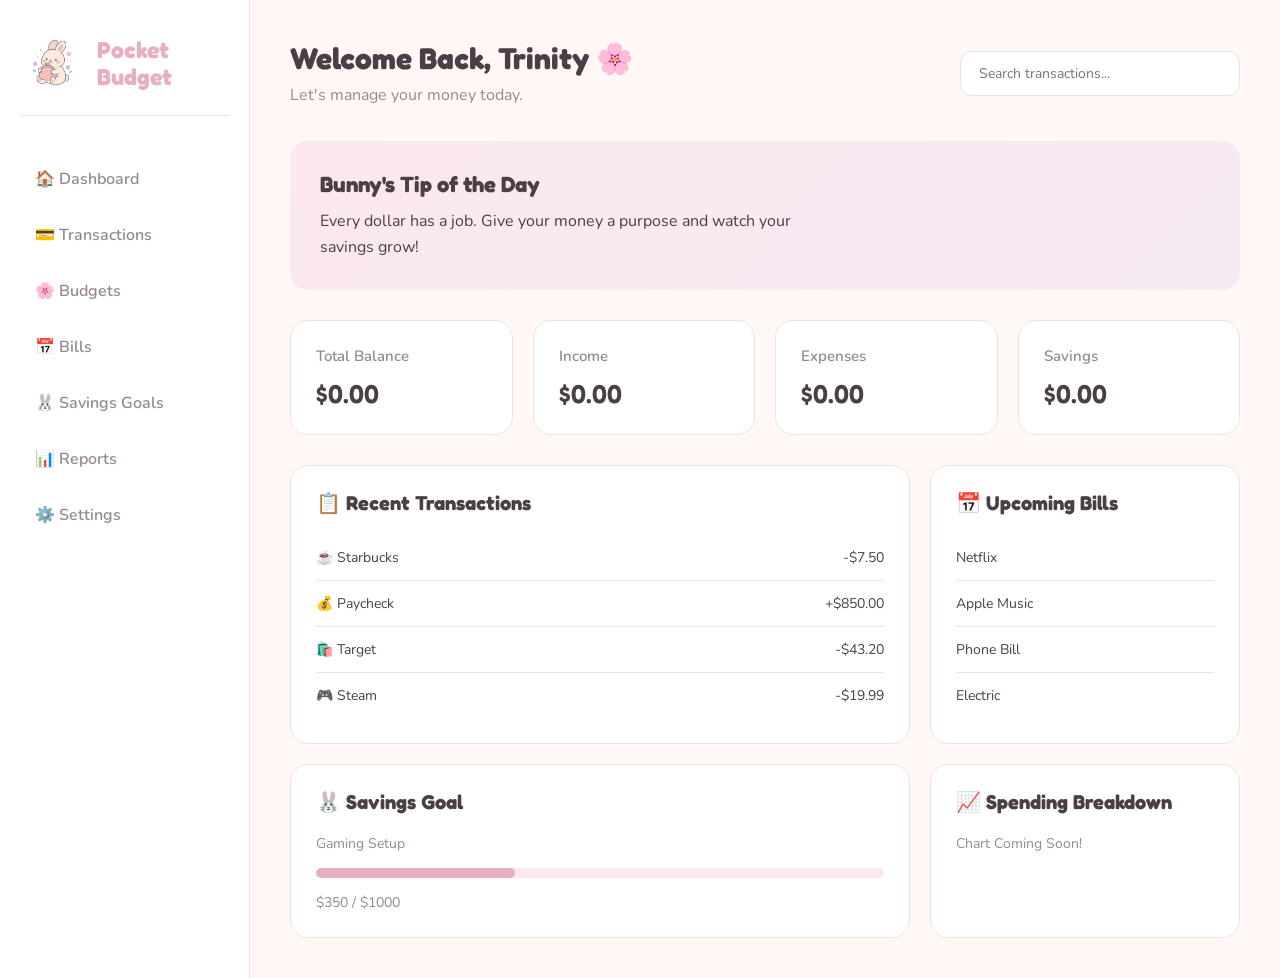
<file: index.html>
<!DOCTYPE html>
<html lang="en">

<head>

    <!-- Allows emojis and special characters -->
    <meta charset="UTF-8">

    <!-- Makes website responsive -->
    <meta name="viewport" content="width=device-width, initial-scale=1.0">

    <!-- Browser tab title -->
    <title>Pocket Budget</title>


    <!-- CSS -->
    <link rel="stylesheet" href="assets/css/dashboard.css">

    <!-- Google Fonts -->
    <link rel="preconnect" href="https://fonts.googleapis.com">
    <link rel="preconnect" href="https://fonts.gstatic.com" crossorigin>

    <link href="https://fonts.googleapis.com/css2?family=Fredoka:wght@300..700&family=Nunito:ital,wght@0,200..1000;1,200..1000&display=swap" rel="stylesheet">

</head>


<body>


<div class="container">


    <!-- SIDEBAR -->
    <aside class="sidebar">


        <div class="logo">
            <img src="assets/images/PocketBudgetLogo.png" alt="Pocket Budget Logo" class="logo-image">

            <h2> Pocket Budget </h2>
        </div>


        <nav>

            <a href="index.html">🏠 Dashboard</a>

            <a href="transaction.html">💳 Transactions</a>

            <a href="budgets.html">🌸 Budgets</a>

            <a href="bills.html">📅 Bills</a>

            <a href="goals.html">🐰 Savings Goals</a>

            <a href="report.html">📊 Reports</a>

            <a href="settings.html">⚙️ Settings</a>

        </nav>


    </aside>





    <!-- MAIN CONTENT -->
    <main class="main-content">


        <!-- HEADER -->
        <header class="dashboard-header">

            <div class="welcome">
                <h1>Welcome Back, Trinity 🌸 </h1>
                <p>Let's manage your money today.</p>
            </div>



            <!-- Search bar will be styled in Lesson 5 -->
            <div class="search">
                <input 
                type="text"
                placeholder="Search transactions...">

            </div>



        </header>





        <!-- Bunny Card will be added here -->
        <section class="mascot-card">
            <div class="mascot-text">
                <h2> Bunny's Tip of the Day  </h2>
                <p> Every dollar has a job. Give your money a purpose and watch your savings grow!</p>
            </div>
            <div class="bunny">
                <!-- Future bunny mascot -->
            
            </div>

            <!-- Future bunny mascot -->

        </section>

        <!-- MONEY CARDS -->
        <section class="cards">

            <div class="card">
                <h2> Total Balance </h2>
                <p>$0.00</p>
            </div>

            <div class="card">
                <h2> Income </h2>
                <p>$0.00</p>
            </div>

            <div class="card">
                <h2>Expenses </h2>
                <p> $0.00 </p>
            </div>

            <div class="card">
                <h2>Savings</h2>
                <p>$0.00 </p>
            </div>


        </section>


        <!-- DASHBOARD SECTIONS -->
        <section class="dashboard-grid">

             <!-- Transactions -->
            <div class="panel transaction">
                <h2>📋 Recent Transactions</h2>
                <ul>
                    <li>☕ Starbucks<span>-$7.50</span></li>
                    <li>💰 Paycheck<span>+$850.00</span></li>
                    <li>🛍️ Target<span>-$43.20</span></li>
                    <li>🎮 Steam<span>-$19.99 </span> </li>
                </ul>
            </div>

            <!-- Bills -->
            <div class="panel bills">
                <h2>📅 Upcoming Bills</h2>
                <ul>
                    <li>Netflix</li>
                    <li>Apple Music</li>
                    <li>Phone Bill</li>
                    <li>Electric</li>
                </ul>
            </div>

            <!-- Savings Goal -->
            <div class="panel goals">


                <h2>🐰 Savings Goal</h2>
                <p>  Gaming Setup</p>

                <div class="progress-bar">
                    <div class="progress">
                </div>
                    </div>

                <p>$350 / $1000 </p>
            </div>

            <!-- Chart -->
            <div class="panel chart">
                <h2>📈 Spending Breakdown</h2>
                <p>Chart Coming Soon!</p>


            </div>




        </section>



    </main>




</div>


</body>

</html>
</file>
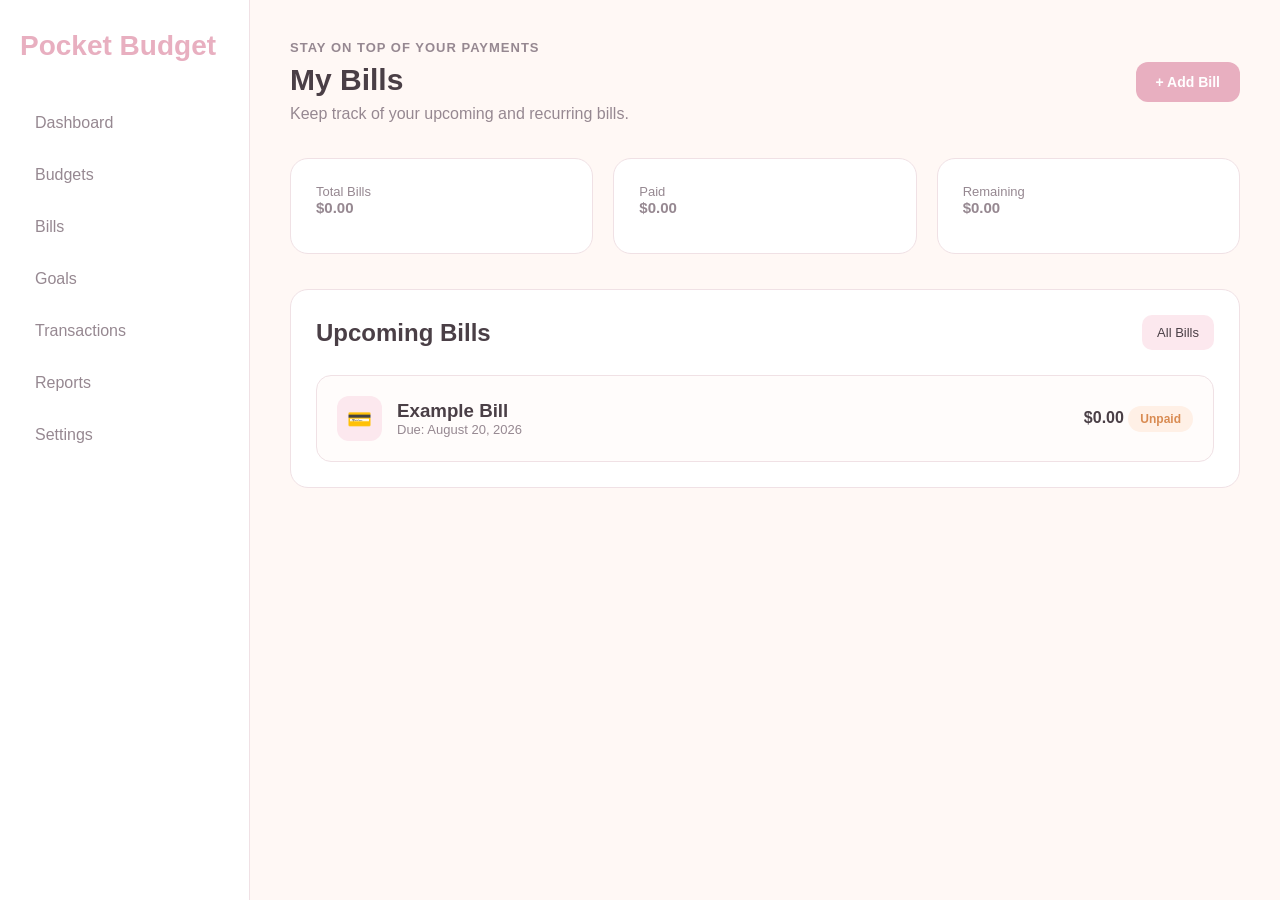
<file: bills.html>
<!DOCTYPE html>
<html lang="en">
<head>
    <meta charset="UTF-8">
    <meta name="viewport" content="width=device-width, initial-scale=1.0">

    <title> Bills | Pocket Budget</title>

    <link rel="stylesheet" href="assets/css/bills.css">

     <!-- Google Fonts -->
    <link rel="preconnect" href="https://fonts.googleapis.com">
    <link rel="preconnect" href="https://fonts.gstatic.com" crossorigin>

    <link href="https://fonts.googleapis.com/css2?family=Fredoka:wght@300..700&family=Nunito:ital,wght@0,200..1000;1,200..1000&display=swap" rel="stylesheet">
</head>

<body>
    <div class="app">

        <aside class="sidebar">
            <h1 class="logo"> Pocket Budget </h1>
            <nav class="sidebar-nav">
                <a href="index.html"> Dashboard</a>
                <a href="budgets.html"> Budgets</a>
                <a href="bills.html"> Bills</a>
                <a href="goals.html"> Goals</a>
                <a href="transaction.html"> Transactions</a>
                <a href="report.html"> Reports</a>
                <a href="settings.html"> Settings</a>
            </nav>
            
        </aside>

        <main class="main-content">
            <header class="page-header">
                <div>
                    <p class="eyebrow"> Stay on top of your payments </p>

                    <h2>My Bills</h2>
                    <p>Keep track of your upcoming and recurring bills. </p>
                </div>

                <button class="add-button">+ Add Bill </button>
            </header>

            <section class="bills-summary">
                <div class="summary-card">
                    <p>Total Bills </p>
                    <h3>$0.00</h3>
                </div>

                <div class="summary-card">
                    <p>Paid</p>
                    <h3>$0.00</h3>
                </div>

                <div class="summary-card">
                    <p>Remaining</p>
                    <h3>$0.00</h3>
                </div>
            </section>

            <section class="bills-section">
                <div class="section-header">
                    <h2>Upcoming Bills</h2>

                    <button class="filter-button">All Bills</button>
                </div>

                <div class="bills-list">
                    <article class="bill-card">
                        <div class="bill-icon">💳</div>

                        <div class="bill-info">
                            <h3>Example Bill</h3>
                            <p>Due: August 20, 2026</p>
                        </div>

                        <div class="bill-details">
                            <strong>$0.00</strong>
                            <span class="bill-status unpaid">
                                 Unpaid 
                            </span>
                        </div>
                    </article>
                </div>
            </section>
        </main>
    </div>

</body>

</html>
</file>
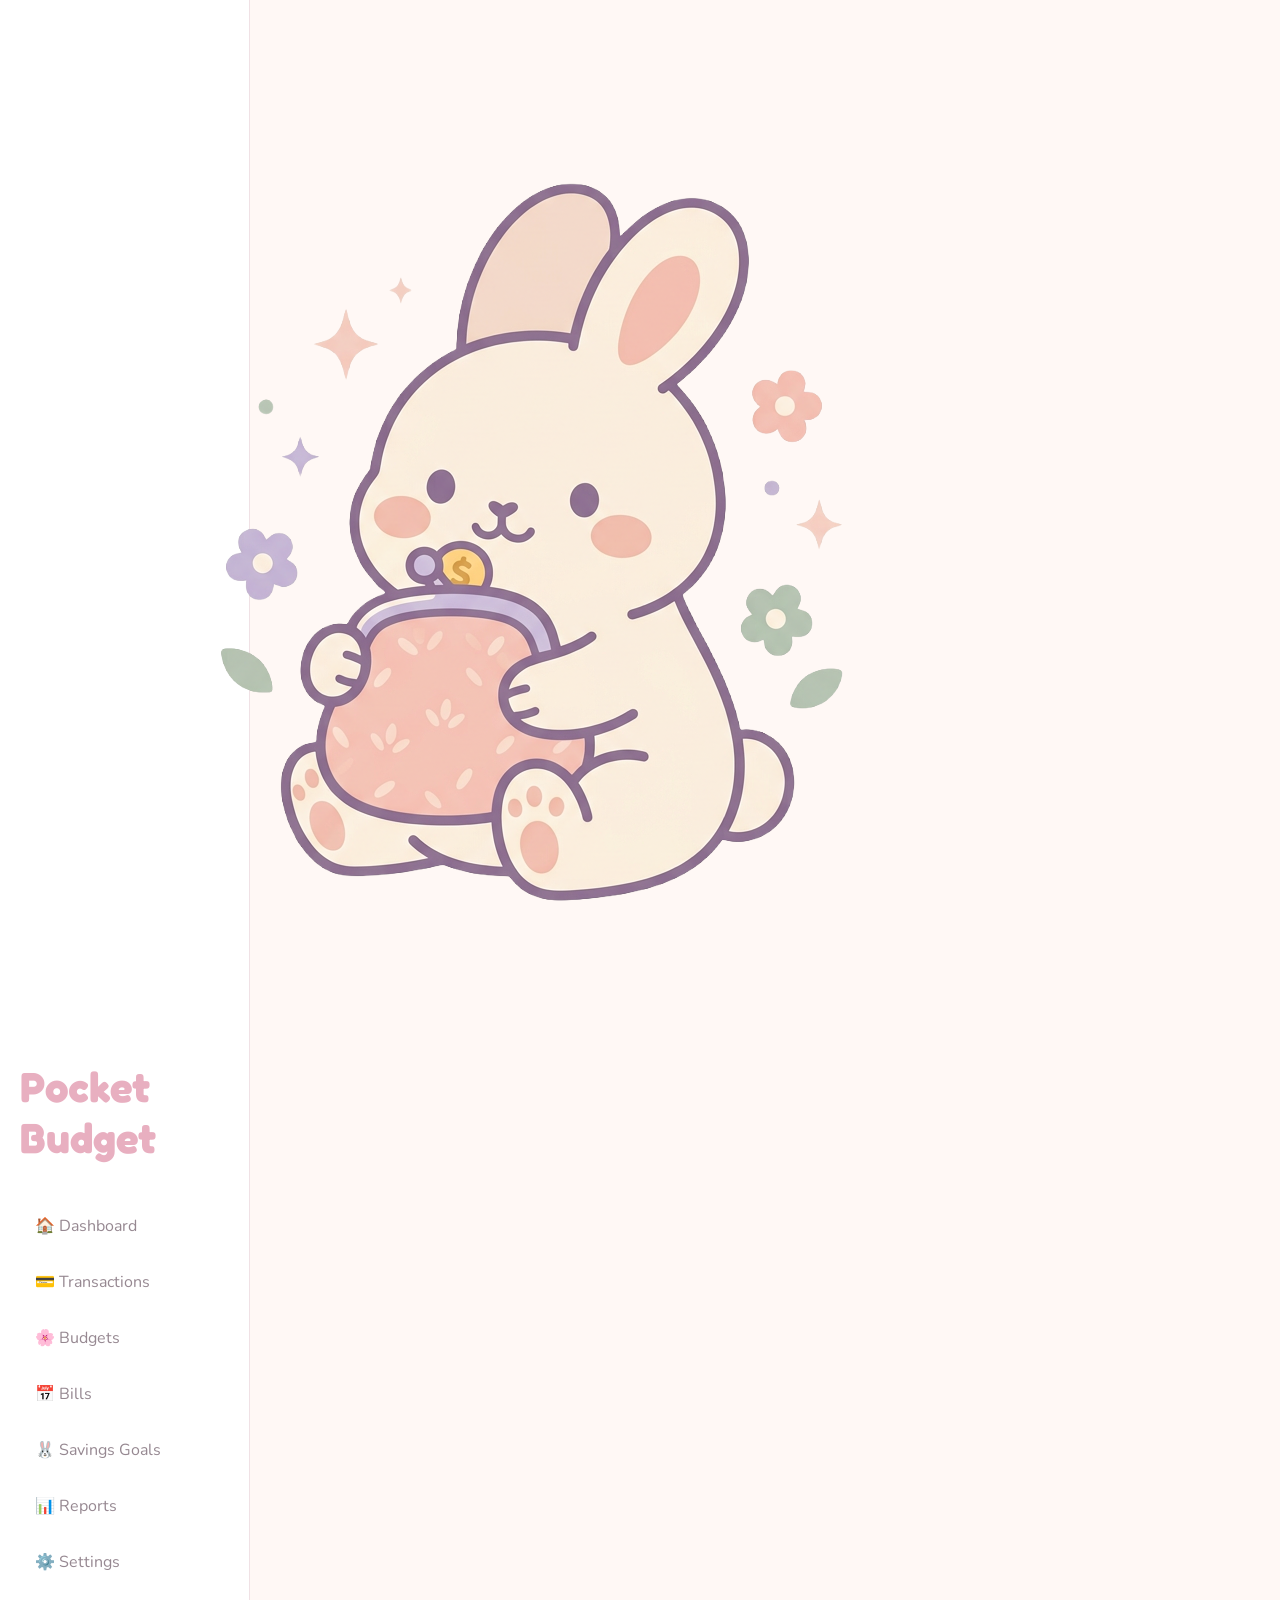
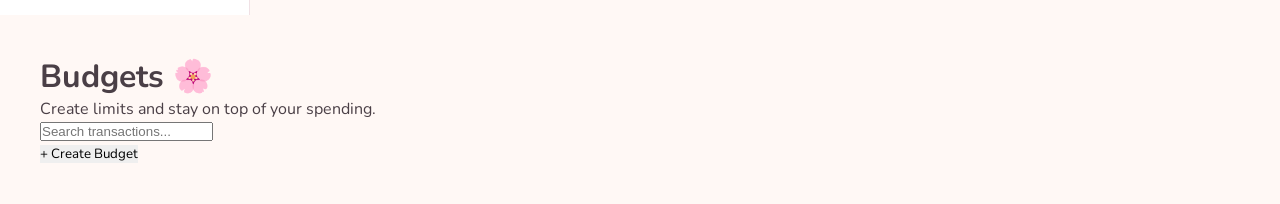
<file: budgets.html>
<!DOCTYPE html>
<html lang="en">

<head>

    <!-- Allows emojis and special characters -->
    <meta charset="UTF-8">

    <!-- Makes website responsive -->
    <meta name="viewport" content="width=device-width, initial-scale=1.0">

    <!-- Browser tab title -->
    <title>Budgets | Pocket Budget</title>


    <!-- CSS -->
     <link rel="stylesheet" href="assets/css/budget.css">

    <!-- Google Fonts -->
    <link rel="preconnect" href="https://fonts.googleapis.com">
    <link rel="preconnect" href="https://fonts.gstatic.com" crossorigin>

    <link href="https://fonts.googleapis.com/css2?family=Fredoka:wght@300..700&family=Nunito:ital,wght@0,200..1000;1,200..1000&display=swap" rel="stylesheet">

</head>

<body>

<div class="container">

    <!-- SIDEBAR -->
    <aside class="sidebar">

        <div class="logo">
            <img src="assets/images/PocketBudgetLogo.png" alt="Pocket Budget Logo" class="logo-image">

            <h2> Pocket Budget </h2>
        </div>

        <nav>

            <a href="index.html">🏠 Dashboard</a>

            <a href="transaction.html">💳 Transactions</a>

            <a href="budgets.html">🌸 Budgets</a>

            <a href="bills.html">📅 Bills</a>

            <a href="goals.html">🐰 Savings Goals</a>

            <a href="report.html">📊 Reports</a>

            <a href="settings.html">⚙️ Settings</a>

        </nav>

    </aside>

    <!-- MAIN CONTENT -->
    <main class="main-content">

        <!-- HEADER -->
        <header class="dashboard-header">

            <div class="welcome">
                <h1>Budgets 🌸</h1>
                <p>Create limits and stay on top of your spending.</p>
            </div>

            <!-- Search bar will be styled in Lesson 5 -->
            <div class="search">
                <input 
                type="text"
                placeholder="Search transactions...">

            </div>



        </header>

        <section class="budget-toolbar">
            <button class="create=btn">
                + Create Budget
            </button>
        </section>

        <section class="budget-grid">
            <div class=""
        </section>
    </main>




</div>


</body>

</html>
</file>
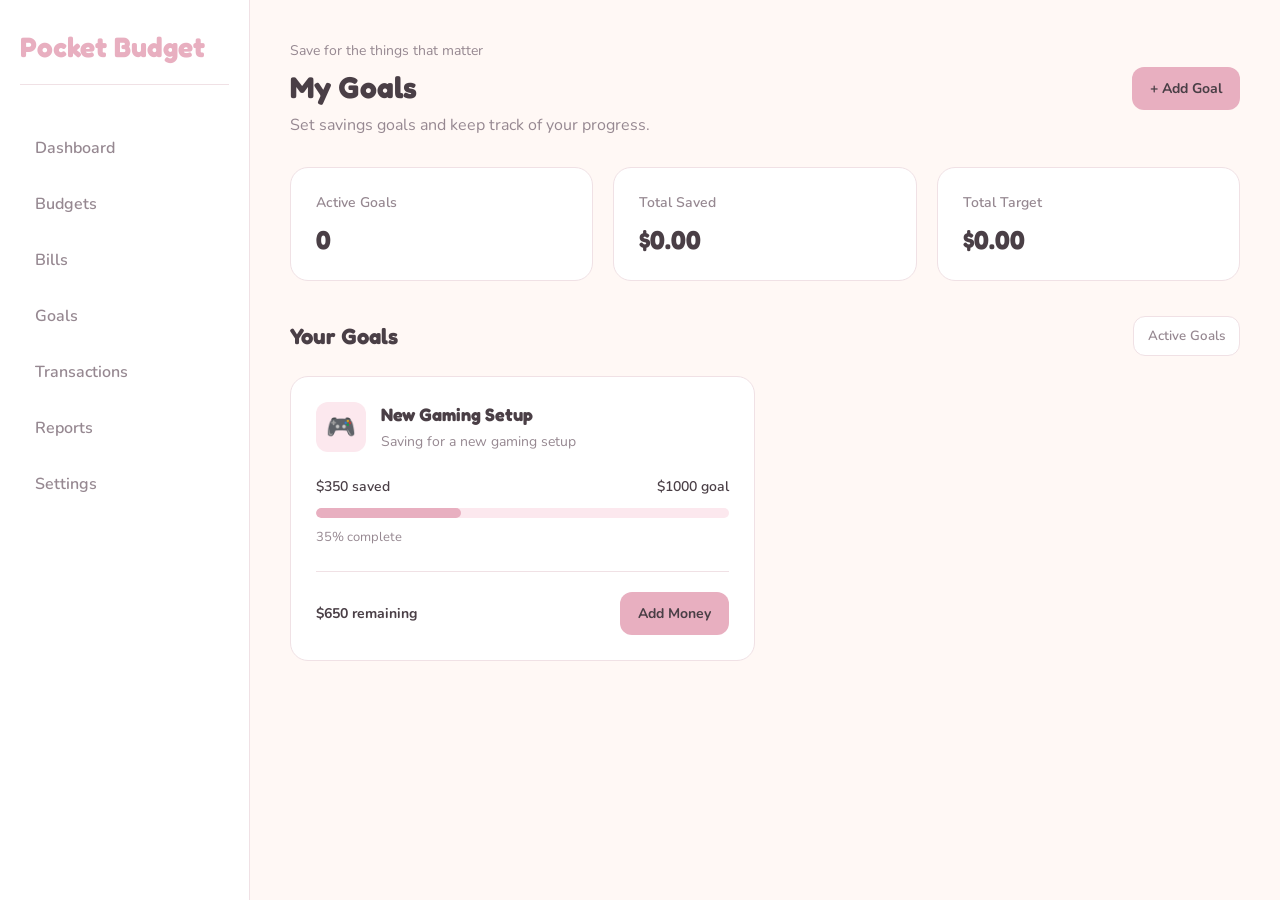
<file: goals.html>
<!DOCTYPE html>
<html lang="en">

<head>
    <meta charset="UTF-8">
    <meta name="viewport" content="width=device-width, initial-scale=1.0">

    <title> Goals | Pocket Budget </title>

    <link rel="stylesheet" href="assets/css/goals.css">

     <!-- Google Fonts -->
    <link rel="preconnect" href="https://fonts.googleapis.com">
    <link rel="preconnect" href="https://fonts.gstatic.com" crossorigin>

    <link href="https://fonts.googleapis.com/css2?family=Fredoka:wght@300..700&family=Nunito:ital,wght@0,200..1000;1,200..1000&display=swap" rel="stylesheet">
</head>
<body>
    <div class="app">
        <aside class="sidebar">
            <h1 class="logo"> Pocket Budget </h1>
            <nav class="sidebar-nav">
                <a href="index.html"> Dashboard</a>
                <a href="budgets.html"> Budgets</a>
                <a href="bills.html"> Bills</a>
                <a href="goals.html"> Goals</a>
                <a href="transaction.html"> Transactions</a>
                <a href="report.html"> Reports</a>
                <a href="settings.html"> Settings</a>
            </nav>
        </aside>

        <main class="main-content">
            <header class="page-header">
                <div>
                    <p class="eyebrow">
                        Save for the things that matter
                    </p>

                    <h2>My Goals</h2>
                    <p>Set savings goals and keep track of your progress.</p>
                </div>

                <button class="add-button"> + Add Goal</button>
            </header>
            <section class="goals-summary">
                <div class="summary-card">
                    <p> Active Goals</p>
                    <h3> 0</h3>
                </div>
                
                <div class="summary-card">
                    <p> Total Saved</p>
                    <h3>$0.00</h3>
                </div>
                <div class="summary-card">
                    <p>Total Target</p>
                    <h3>$0.00</h3>
                </div>
            </section>
            <section class="goals-section">
                <div class="section-header">
                    <h2>Your Goals</h2>
                    <button class="filter-button"> Active Goals </button>
                </div>
                <div class="goals-list">
                    <article class="goal-card">
                        <div class="goal-header">
                            <div class="goal-icon">🎮</div>
                            <div class="goal-info">
                                <h3>New Gaming Setup</h3>
                                <p>Saving for a new gaming setup</p>
                            </div>
                        </div>
                        <div class="goal-progress">
                            <div class="progress-label">
                                <span>$350 saved</span>
                                <span>$1000 goal</span>
                            </div>
                            <div class="progress-bar">
                                <div class="progress-fill"></div>
                            </div>
                            <p class="progress-percent"> 35% complete</p>
                        </div>

                        <div class="goal-footer">
                            <span>$650 remaining</span>
                            <button class="goal-button"> Add Money </button>
                        </div>
                    </article>
                    
                </div>
            </section>
            
        </main>
    </div>
</body>
</html>
</file>
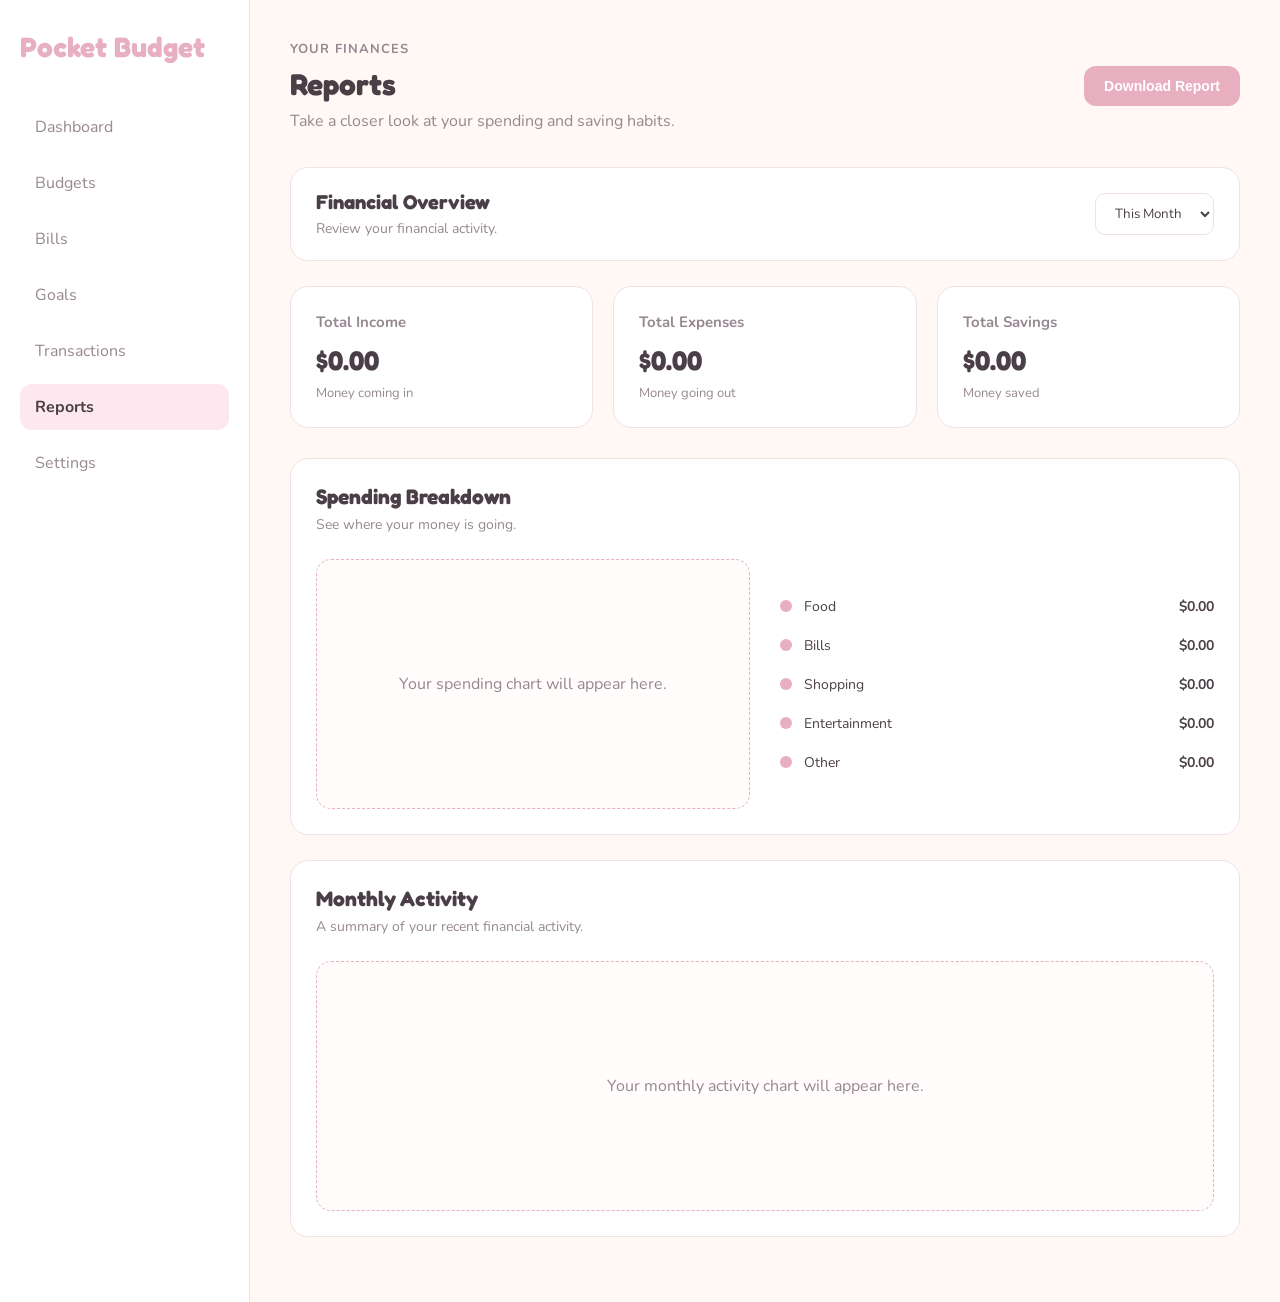
<file: report.html>
<!DOCTYPE html>
<html lang="en">

<head>
    <meta charset="UTF-8">
    <meta name="viewport" content="width=device-width, initial-scale=1.0">

    <title>Reports | Pocket Budget</title>

    <link rel="stylesheet" href="assets/css/reports.css">

     <!-- Google Fonts -->
    <link rel="preconnect" href="https://fonts.googleapis.com">
    <link rel="preconnect" href="https://fonts.gstatic.com" crossorigin>

    <link href="https://fonts.googleapis.com/css2?family=Fredoka:wght@300..700&family=Nunito:ital,wght@0,200..1000;1,200..1000&display=swap" rel="stylesheet">
</head>

<body>

    <div class="app">

        <!-- SIDEBAR -->
        <aside class="sidebar">

            <h1 class="logo">Pocket Budget</h1>

            <nav class="sidebar-nav">
                <a href="index.html">Dashboard</a>
                <a href="budgets.html">Budgets</a>
                <a href="bills.html">Bills</a>
                <a href="goals.html">Goals</a>
                <a href="transaction.html">Transactions</a>
                <a href="report.html" class="active">Reports</a>
                <a href="settings.html">Settings</a>
            </nav>

        </aside>


        <!-- MAIN CONTENT -->
        <main class="main-content">

            <!-- PAGE HEADER -->
            <header class="page-header">

                <div>
                    <p class="eyebrow">YOUR FINANCES</p>
                    <h2>Reports</h2>
                    <p>Take a closer look at your spending and saving habits.</p>
                </div>

                <button class="download-button">Download Report</button>

            </header>


            <!-- REPORT FILTER -->
            <section class="report-filter">

                <div>
                    <h3>Financial Overview</h3>
                    <p>Review your financial activity.</p>
                </div>

                <select name="report-period" id="report-period">
                    <option value="month">This Month</option>
                    <option value="last-month">Last Month</option>
                    <option value="year">This Year</option>
                </select>

            </section>


            <!-- FINANCIAL SUMMARY -->
            <section class="report-summary">

                <div class="summary-card">
                    <h3>Total Income</h3>
                    <h2>$0.00</h2>
                    <p>Money coming in</p>
                </div>

                <div class="summary-card">
                    <h3>Total Expenses</h3>
                    <h2>$0.00</h2>
                    <p>Money going out</p>
                </div>

                <div class="summary-card">
                    <h3>Total Savings</h3>
                    <h2>$0.00</h2>
                    <p>Money saved</p>
                </div>

            </section>


            <!-- SPENDING BREAKDOWN -->
            <section class="report-section">

                <div class="section-header">
                    <div>
                        <h3>Spending Breakdown</h3>
                        <p>See where your money is going.</p>
                    </div>
                </div>

                <div class="spending-content">

                    <div class="spending-placeholder">
                        <p>Your spending chart will appear here.</p>
                    </div>

                    <div class="spending-categories">

                        <div class="category-item">
                            <span class="category-dot"></span>
                            <p>Food</p>
                            <span>$0.00</span>
                        </div>

                        <div class="category-item">
                            <span class="category-dot"></span>
                            <p>Bills</p>
                            <span>$0.00</span>
                        </div>

                        <div class="category-item">
                            <span class="category-dot"></span>
                            <p>Shopping</p>
                            <span>$0.00</span>
                        </div>

                        <div class="category-item">
                            <span class="category-dot"></span>
                            <p>Entertainment</p>
                            <span>$0.00</span>
                        </div>

                        <div class="category-item">
                            <span class="category-dot"></span>
                            <p>Other</p>
                            <span>$0.00</span>
                        </div>

                    </div>

                </div>

            </section>


            <!-- RECENT ACTIVITY -->
            <section class="report-section">

                <div class="section-header">
                    <div>
                        <h3>Monthly Activity</h3>
                        <p>A summary of your recent financial activity.</p>
                    </div>
                </div>

                <div class="activity-placeholder">
                    <p>Your monthly activity chart will appear here.</p>
                </div>

            </section>

        </main>

    </div>

</body>

</html>
</file>
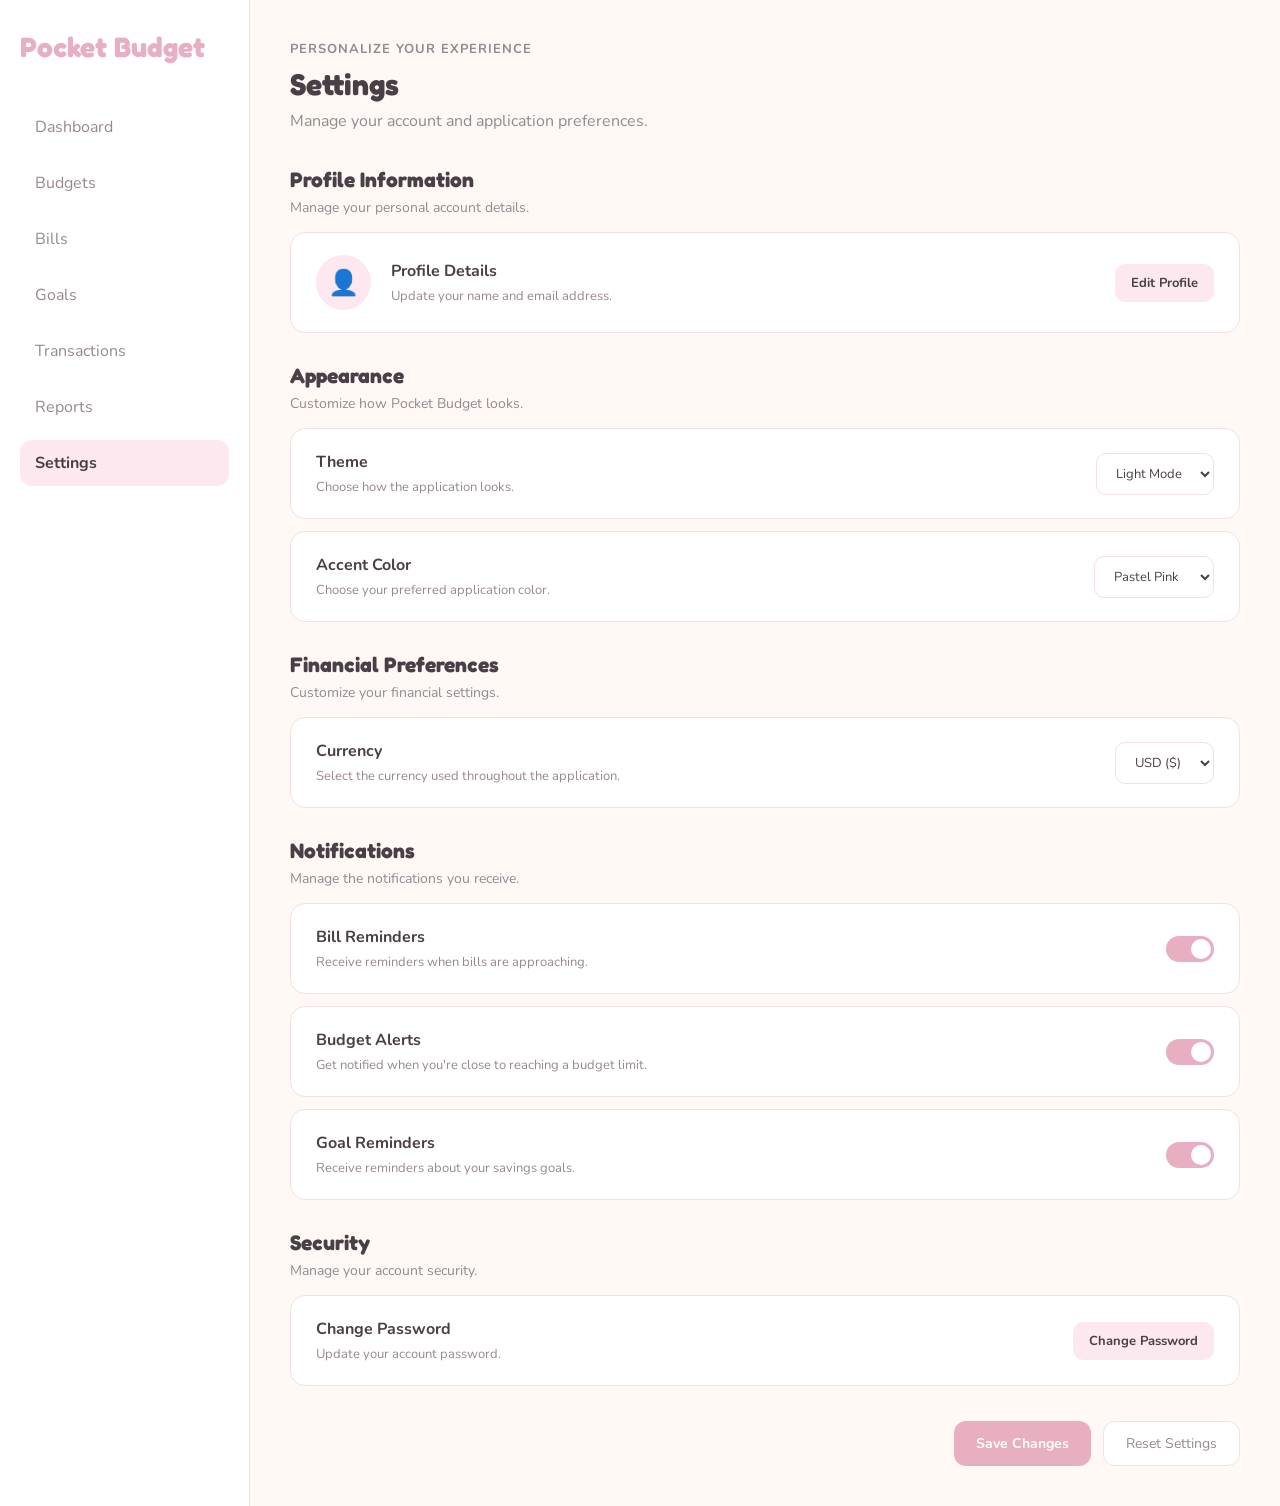
<file: settings.html>
<!DOCTYPE html>
<html lang="en">

<head>
    <meta charset="UTF-8">
    <meta name="viewport" content="width=device-width, initial-scale=1.0">

    <title>Settings | Pocket Budget</title>

    <link rel="stylesheet" href="assets/css/settings.css">

     <!-- Google Fonts -->
    <link rel="preconnect" href="https://fonts.googleapis.com">
    <link rel="preconnect" href="https://fonts.gstatic.com" crossorigin>

    <link href="https://fonts.googleapis.com/css2?family=Fredoka:wght@300..700&family=Nunito:ital,wght@0,200..1000;1,200..1000&display=swap" rel="stylesheet">
</head>

<body>

    <div class="app">

        <!-- SIDEBAR -->
        <aside class="sidebar">

            <h1 class="logo">Pocket Budget</h1>

            <nav class="sidebar-nav">
                <a href="index.html">Dashboard</a>
                <a href="budgets.html">Budgets</a>
                <a href="bills.html">Bills</a>
                <a href="goals.html">Goals</a>
                <a href="transaction.html">Transactions</a>
                <a href="report.html">Reports</a>
                <a href="settings.html" class="active">Settings</a>
            </nav>

        </aside>


        <!-- MAIN CONTENT -->
        <main class="main-content">

            <!-- PAGE HEADER -->
            <header class="page-header">

                <div>
                    <p class="eyebrow">PERSONALIZE YOUR EXPERIENCE</p>
                    <h2>Settings</h2>
                    <p>Manage your account and application preferences.</p>
                </div>

            </header>


            <!-- PROFILE SETTINGS -->
            <section class="settings-section">

                <div class="section-header">
                    <h3>Profile Information</h3>
                    <p>Manage your personal account details.</p>
                </div>

                <div class="settings-card">

                    <div class="profile-avatar">
                        <span>👤</span>
                    </div>

                    <div class="profile-info">
                        <h4>Profile Details</h4>
                        <p>Update your name and email address.</p>
                    </div>

                    <button class="secondary-button">Edit Profile</button>

                </div>

            </section>


            <!-- APPEARANCE SETTINGS -->
            <section class="settings-section">

                <div class="section-header">
                    <h3>Appearance</h3>
                    <p>Customize how Pocket Budget looks.</p>
                </div>

                <div class="settings-card">

                    <div class="setting-info">
                        <h4>Theme</h4>
                        <p>Choose how the application looks.</p>
                    </div>

                    <select name="theme" id="theme">
                        <option value="light">Light Mode</option>
                        <option value="dark">Dark Mode</option>
                    </select>

                </div>

                <div class="settings-card">

                    <div class="setting-info">
                        <h4>Accent Color</h4>
                        <p>Choose your preferred application color.</p>
                    </div>

                    <select name="accent-color" id="accent-color">
                        <option value="pink">Pastel Pink</option>
                        <option value="purple">Lavender</option>
                        <option value="blue">Baby Blue</option>
                        <option value="green">Sage Green</option>
                    </select>

                </div>

            </section>


            <!-- CURRENCY SETTINGS -->
            <section class="settings-section">

                <div class="section-header">
                    <h3>Financial Preferences</h3>
                    <p>Customize your financial settings.</p>
                </div>

                <div class="settings-card">

                    <div class="setting-info">
                        <h4>Currency</h4>
                        <p>Select the currency used throughout the application.</p>
                    </div>

                    <select name="currency" id="currency">
                        <option value="USD">USD ($)</option>
                        <option value="EUR">EUR (€)</option>
                        <option value="GBP">GBP (£)</option>
                        <option value="CAD">CAD ($)</option>
                    </select>

                </div>

            </section>


            <!-- NOTIFICATION SETTINGS -->
            <section class="settings-section">

                <div class="section-header">
                    <h3>Notifications</h3>
                    <p>Manage the notifications you receive.</p>
                </div>

                <div class="settings-card">

                    <div class="setting-info">
                        <h4>Bill Reminders</h4>
                        <p>Receive reminders when bills are approaching.</p>
                    </div>

                    <label class="toggle">
                        <input type="checkbox" id="bill-reminders" checked>
                        <span class="slider"></span>
                    </label>

                </div>

                <div class="settings-card">

                    <div class="setting-info">
                        <h4>Budget Alerts</h4>
                        <p>Get notified when you're close to reaching a budget limit.</p>
                    </div>

                    <label class="toggle">
                        <input type="checkbox" id="budget-alerts" checked>
                        <span class="slider"></span>
                    </label>

                </div>

                <div class="settings-card">

                    <div class="setting-info">
                        <h4>Goal Reminders</h4>
                        <p>Receive reminders about your savings goals.</p>
                    </div>

                    <label class="toggle">
                        <input type="checkbox" id="goal-reminders" checked>
                        <span class="slider"></span>
                    </label>

                </div>

            </section>


            <!-- SECURITY SETTINGS -->
            <section class="settings-section">

                <div class="section-header">
                    <h3>Security</h3>
                    <p>Manage your account security.</p>
                </div>

                <div class="settings-card">

                    <div class="setting-info">
                        <h4>Change Password</h4>
                        <p>Update your account password.</p>
                    </div>

                    <button class="secondary-button">Change Password</button>

                </div>

            </section>


            <!-- SAVE SETTINGS -->
            <div class="settings-actions">

                <button class="save-button">Save Changes</button>
                <button class="reset-button">Reset Settings</button>

            </div>

        </main>

    </div>

</body>

</html>
</file>
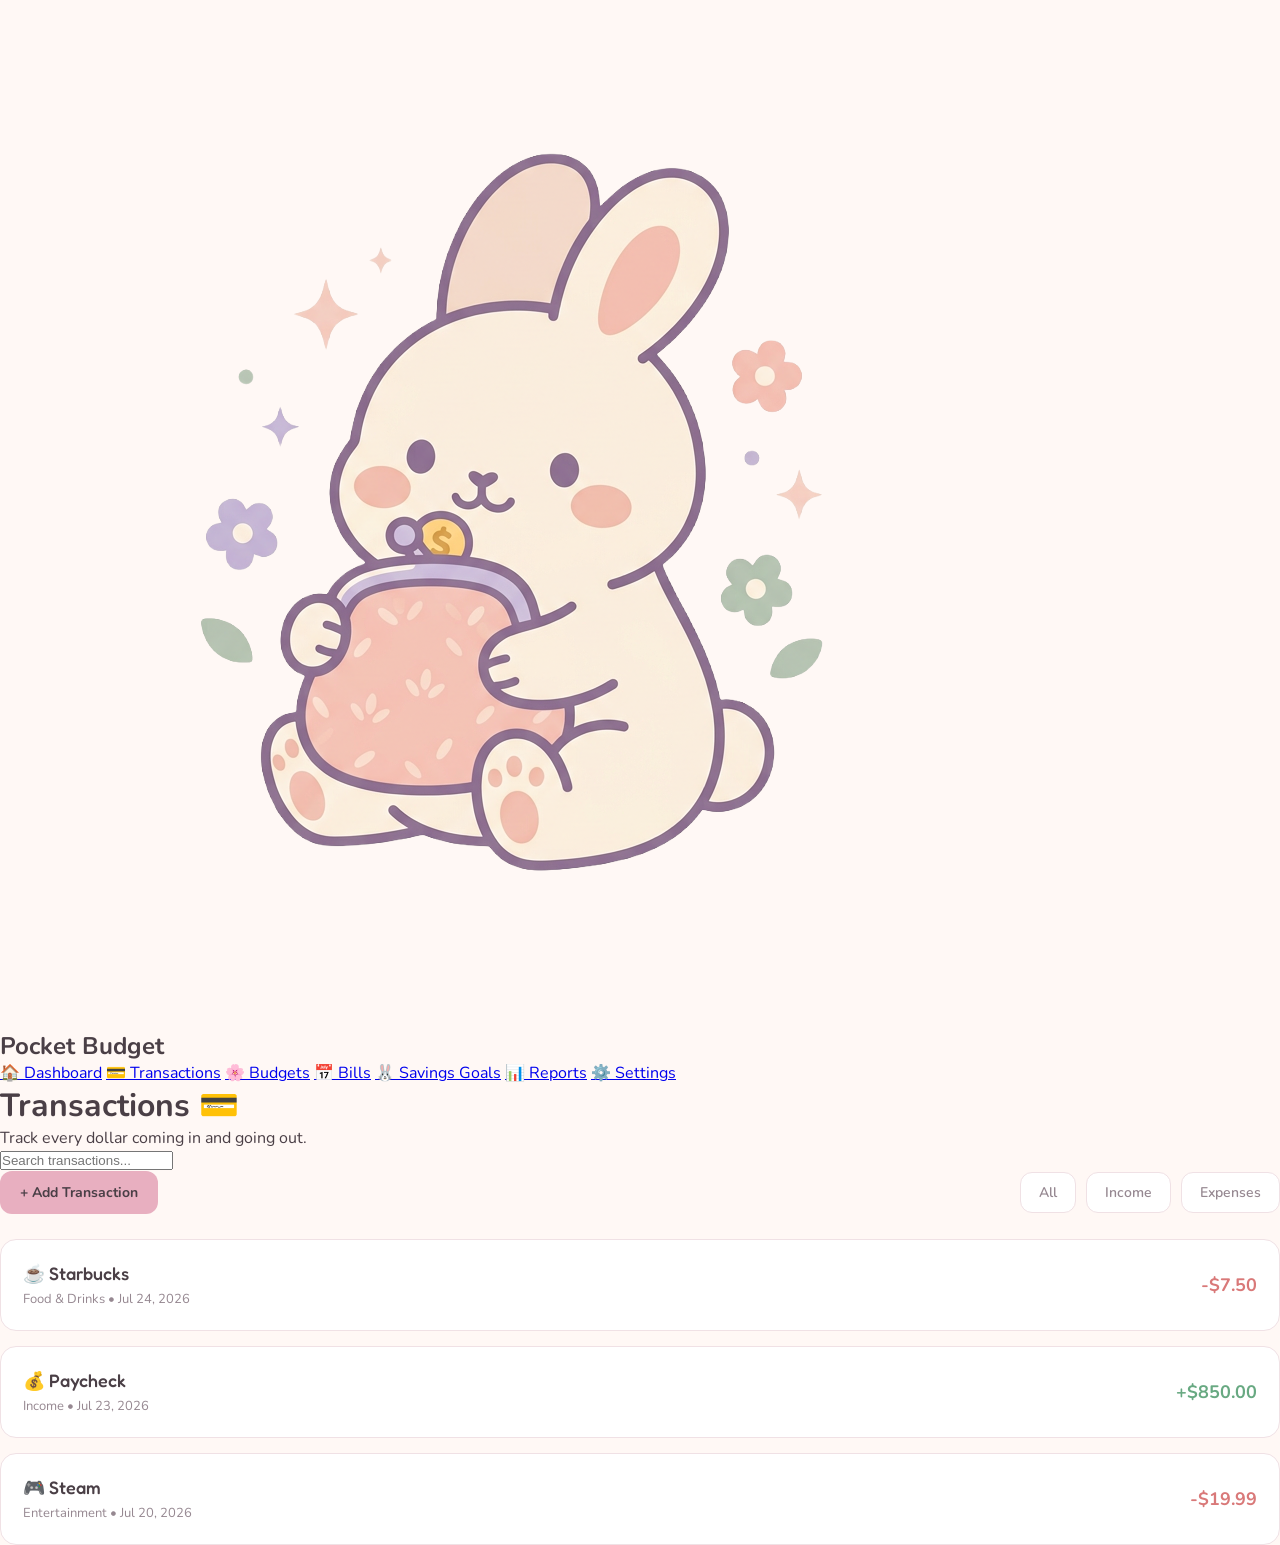
<file: transaction.html>
<!DOCTYPE html>
<html lang="en">

<head>

    <!-- Allows emojis and special characters -->
    <meta charset="UTF-8">

    <!-- Makes website responsive -->
    <meta name="viewport" content="width=device-width, initial-scale=1.0">

    <!-- Browser tab title -->
    <title>Pocket Budget</title>


    <!-- CSS -->
    <link rel="stylesheet" href="assets/css/transactions.css">

    <!-- Google Fonts -->
    <link rel="preconnect" href="https://fonts.googleapis.com">
    <link rel="preconnect" href="https://fonts.gstatic.com" crossorigin>

    <link href="https://fonts.googleapis.com/css2?family=Fredoka:wght@300..700&family=Nunito:ital,wght@0,200..1000;1,200..1000&display=swap" rel="stylesheet">

</head>

<body>

<div class="container">

    <!-- SIDEBAR -->
    <aside class="sidebar">

        <div class="logo">
            <img src="assets/images/PocketBudgetLogo.png" alt="Pocket Budget Logo" class="logo-image">

            <h2> Pocket Budget </h2>
        </div>

        <nav>

            <a href="index.html">🏠 Dashboard</a>

            <a href="transaction.html">💳 Transactions</a>

            <a href="budgets.html">🌸 Budgets</a>

            <a href="bills.html">📅 Bills</a>

            <a href="goals.html">🐰 Savings Goals</a>

            <a href="report.html">📊 Reports</a>

            <a href="settings.html">⚙️ Settings</a>

        </nav>

    </aside>

    <!-- MAIN CONTENT -->
    <main class="main-content">

        <!-- HEADER -->
        <header class="dashboard-header">

            <div class="welcome">
                <h1>Transactions 💳</h1>
                <p>Track every dollar coming in and going out.</p>
            </div>

            <!-- Search bar will be styled in Lesson 5 -->
            <div class="search">
                <input 
                type="text"
                placeholder="Search transactions...">

            </div>



        </header>

        <section class="transaction-toolbar">

            <button class="add-btn">
                + Add Transaction
            </button>

            <div class="filters">
                <button> All </button>
                <button> Income </button>
                <button> Expenses </button>
            </div>
        </section>

        <section class="transaction-list">
            <div class="transaction-item">
                <div class="transaction-info">
                    <h3>☕ Starbucks</h3>
                    <p>Food & Drinks • Jul 24, 2026</p>
                </div>

                <div class="amount expense">
                    -$7.50
                </div>
        
            </div>

            <div class="transaction-item">
                <div class="transaction-info">
                    <h3> 💰 Paycheck</h3>
                    <p>Income • Jul 23, 2026</p>
                </div>
                
                <div class="amount income">
                    +$850.00
                </div>
            </div>

            <div class="transaction-item">
                <div class="transaction-info">
                    <h3>🎮 Steam</h3>
                    <p>Entertainment • Jul 20, 2026</p>
                </div>

                <div class="amount expense">
                    -$19.99
                </div>
            </div>
        </section>

    </main>




</div>


</body>

</html>
</file>
<file: assets/css/dashboard.css>
/* ==========
   CSS RESET
   ========== */

* {
    margin: 0;
    padding: 0;
    box-sizing: border-box;
}

/* ==========
   COLOR SYSTEM
   ========== */

:root {
    --background: #FFF8F5;
    --surface: #FFFFFF;
    --text: #4A3F46;
    --text-muted: #968891;
    --primary: #E8AFC0;
    --primary-light: #FCE8EE;
    --border: #F0E1E5;
}

/* ==========
   GENERAL STYLING
   ========== */

body {
    font-family: 'Nunito', sans-serif;
    background-color: var(--background);
    color: var(--text);
    min-height: 100vh;
}

a {
    text-decoration: none;
    color: inherit;
}

/* ==========
   MAIN CONTAINER
   ========== */

.container {
    display: flex;
    min-height: 100vh;
}

/* ==========
   SIDEBAR
   ========== */

.sidebar {
    width: 250px;
    min-height: 100vh;
    background-color: var(--surface);
    padding: 30px 20px;
    border-right: 1px solid var(--border);
}

/* ==========
   LOGO
   ========== */

.logo {
    display: flex;
    align-items: center;
    gap: 12px;
    margin-bottom: 40px;
    padding-bottom: 20px;
    border-bottom: 1px solid var(--border);
}

.logo-image {
    width: 65px;
    height: 65px;
    object-fit: contain;
}

.logo h2 {
    font-family: 'Fredoka', sans-serif;
    font-size: 23px;
    font-weight: 700;
    color: var(--primary);
}

/* ==========
   NAVIGATION
   ========== */

.sidebar nav {
    display: flex;
    flex-direction: column;
    gap: 10px;
}

.sidebar nav a {
    display: flex;
    align-items: center;
    padding: 12px 15px;
    border-radius: 12px;
    color: var(--text-muted);
    font-weight: 600;
    transition: 0.2s ease;
}

.sidebar nav a:hover {
    background-color: var(--primary-light);
    color: var(--text);
}

.sidebar nav a:focus {
    background-color: var(--primary-light);
    color: var(--text);
}

/* ==========
   MAIN CONTENT
   ========== */

.main-content {
    flex: 1;
    min-width: 0;
    padding: 40px;
}

/* ==========
   DASHBOARD HEADER
   ========== */

.dashboard-header {
    display: flex;
    justify-content: space-between;
    align-items: center;
    margin-bottom: 35px;
    gap: 20px;
}

.welcome h1 {
    font-family: 'Fredoka', sans-serif;
    font-size: 30px;
    margin-bottom: 8px;
}

.welcome p {
    color: var(--text-muted);
}

/* ==========
   SEARCH BAR
   ========== */

.search input {
    width: 280px;
    padding: 12px 18px;
    border: 1px solid var(--border);
    border-radius: 12px;
    background-color: var(--surface);
    font-family: 'Nunito', sans-serif;
    font-size: 14px;
    color: var(--text);
    outline: none;
    transition: 0.2s ease;
}

.search input:focus {
    border-color: var(--primary);
    box-shadow: 0 0 0 3px var(--primary-light);
}

/* ==========
   BUNNY MASCOT CARD
   ========== */

.mascot-card {
    display: flex;
    justify-content: space-between;
    align-items: center;
    background: linear-gradient(
        135deg,
        var(--primary-light),
        #F5EAF5
    );
    padding: 30px;
    border-radius: 18px;
    margin-bottom: 30px;
}

.mascot-text h2 {
    font-family: 'Fredoka', sans-serif;
    font-size: 22px;
    margin-bottom: 12px;
}

.mascot-text p {
    max-width: 500px;
    line-height: 1.6;
    color: var(--text);
}

.bunny {
    font-size: 55px;
    animation: float 3s ease-in-out infinite;
}

/* Bunny Animation */

@keyframes float {
    0% {
        transform: translateY(0);
    }

    50% {
        transform: translateY(-10px);
    }

    100% {
        transform: translateY(0);
    }
}

/* ==========
   FINANCIAL SUMMARY CARDS
   ========== */

.cards {
    display: grid;
    grid-template-columns: repeat(4, 1fr);
    gap: 20px;
    margin-bottom: 30px;
}

.card {
    background-color: var(--surface);
    padding: 25px;
    border: 1px solid var(--border);
    border-radius: 18px;
    transition: 0.2s ease;
}

.card:hover {
    border-color: var(--primary);
    transform: translateY(-4px);
}

.card h2 {
    font-size: 15px;
    font-weight: 600;
    color: var(--text-muted);
    margin-bottom: 12px;
}

.card p {
    font-family: 'Fredoka', sans-serif;
    font-size: 26px;
    font-weight: 600;
    color: var(--text);
}

/* ==========
   DASHBOARD GRID
   ========== */

.dashboard-grid {
    display: grid;
    grid-template-columns: 2fr 1fr;
    gap: 20px;
}

/* ==========
   DASHBOARD PANELS
   ========== */

.panel {
    background-color: var(--surface);
    padding: 25px;
    border: 1px solid var(--border);
    border-radius: 18px;
    transition: 0.2s ease;
}

.panel:hover {
    border-color: var(--primary);
}

.panel h2 {
    font-family: 'Fredoka', sans-serif;
    font-size: 20px;
    color: var(--text);
    margin-bottom: 20px;
}

/* ==========
   PANEL LISTS
   ========== */

.panel ul {
    list-style: none;
    margin-top: 15px;
}

.panel li {
    display: flex;
    justify-content: space-between;
    align-items: center;
    padding: 13px 0;
    border-bottom: 1px solid var(--border);
    font-size: 14px;
}

.panel li:last-child {
    border-bottom: none;
}

/* ==========
   PANEL LAYOUT
   ========== */

.transaction {
    grid-column: 1;
}

.bills {
    grid-column: 2;
}

.goals {
    grid-column: 1;
}

.chart {
    grid-column: 2;
}

/* ==========
   SAVINGS GOAL
   ========== */

.goals p {
    font-size: 14px;
    color: var(--text-muted);
}

.progress-bar {
    width: 100%;
    height: 10px;
    background-color: var(--primary-light);
    border-radius: 20px;
    overflow: hidden;
    margin: 15px 0;
}

.progress {
    width: 35%;
    height: 100%;
    background-color: var(--primary);
    border-radius: 20px;
}

/* ==========
   SPENDING CHART
   ========== */

.chart p {
    color: var(--text-muted);
    font-size: 14px;
}

/* ==========
   RESPONSIVE DESIGN
   ========== */

@media (max-width: 1100px) {

    .cards {
        grid-template-columns: repeat(2, 1fr);
    }

}

@media (max-width: 900px) {

    .dashboard-grid {
        grid-template-columns: 1fr;
    }

    .transaction,
    .bills,
    .goals,
    .chart {
        grid-column: 1;
    }

}

@media (max-width: 650px) {

    .container {
        flex-direction: column;
    }

    .sidebar {
        width: 100%;
        min-height: auto;
    }

    .main-content {
        padding: 25px 20px;
    }

    .dashboard-header {
        flex-direction: column;
        align-items: flex-start;
    }

    .search {
        width: 100%;
    }

    .search input {
        width: 100%;
    }

    .cards {
        grid-template-columns: 1fr;
    }

    .mascot-card {
        padding: 20px;
    }

}
</file>
<file: assets/css/bills.css>
/* ==========
   CSS RESET
   ========== */

* {
    margin: 0;
    padding: 0;
    box-sizing: border-box;
}

/* ==========
   COLOR SYSTEM
   ========== */

:root {
    --background: #FFF8F5;
    --surface: #FFFFFF;
    --text: #4A3F46;
    --text-muted: #968891;
    --primary: #E8AFC0;
    --primary-light: #FCE8EE;
    --border: #F0E1E5;
}

/* ==========
   GENERAL STYLING
   ========== */

body {
    font-family: Arial, sans-serif;
    background-color: var(--background);
    color: var(--text);
}

.app {
    display: flex;
    min-height: 100vh;
}

/* ==========
   SIDEBAR
   ========== */

.sidebar {
    width: 250px;
    min-height: 100vh;
    background-color: var(--surface);
    padding: 30px 20px;
    border-right: 1px solid var(--border);
}

.logo {
    font-size: 28px;
    color: var(--primary);
    margin-bottom: 40px;
}

.sidebar-nav {
    display: flex;
    flex-direction: column;
    gap: 10px;
}

.sidebar-nav a {
    text-decoration: none;
    color: var(--text-muted);
    padding: 12px 15px;
    border-radius: 12px;
    transition: 0.2s ease;
}

.sidebar-nav a:hover {
    background-color: var(--primary-light);
    color: var(--text);
}

.sidebar-nav a.active {
    background-color: var(--primary-light);
    color: var(--text);
    font-weight: bold;
}

/* ==========
   MAIN CONTENT
   ========== */

.main-content {
    flex: 1;
    min-width: 0;
    padding: 40px;
}

/* ==========
   PAGE HEADER
   ========== */

.page-header {
    display: flex;
    justify-content: space-between;
    align-items: center;
    margin-bottom: 35px;
}

.eyebrow {
    color: var(--primary);
    font-size: 13px;
    font-weight: bold;
    margin-bottom: 8px;
    text-transform: uppercase;
    letter-spacing: 1px;
}

.page-header h2 {
    font-size: 30px;
    margin-bottom: 8px;
}

.page-header p {
    color: var(--text-muted);
}

/* ==========
   ADD BUTTON
   ========== */

.add-button {
    background-color: var(--primary);
    color: white;
    padding: 12px 20px;
    border: none;
    border-radius: 12px;
    font-size: 14px;
    font-weight: bold;
    cursor: pointer;
    transition: 0.2s ease;
}

.add-button:hover {
    background-color: #D996AC;
}

/* ==========
   BILLS SUMMARY
   ========== */

.bills-summary {
    display: grid;
    grid-template-columns: repeat(3, 1fr);
    gap: 20px;
    margin-bottom: 35px;
}

.summary-card {
    background-color: var(--surface);
    padding: 25px;
    border: 1px solid var(--border);
    border-radius: 18px;
}

.summary-card h3 {
    color: var(--text-muted);
    font-size: 15px;
    margin-bottom: 12px;
}

.summary-card h2 {
    font-size: 27px;
    margin-bottom: 5px;
}

.summary-card p {
    color: var(--text-muted);
    font-size: 13px;
}

/* ==========
   BILLS SECTION
   ========== */

.bills-section {
    background-color: var(--surface);
    padding: 25px;
    border: 1px solid var(--border);
    border-radius: 18px;
}

.section-header {
    display: flex;
    justify-content: space-between;
    align-items: center;
    margin-bottom: 25px;
}

.section-header h3 {
    font-size: 21px;
}

/* ==========
   FILTER BUTTON
   ========== */

.filter-button {
    background-color: var(--primary-light);
    color: var(--text);
    padding: 10px 15px;
    border: none;
    border-radius: 10px;
    cursor: pointer;
    font-size: 13px;
}

.filter-button:hover {
    background-color: #F5D5DF;
}

/* ==========
   BILLS LIST
   ========== */

.bills-list {
    display: flex;
    flex-direction: column;
    gap: 15px;
}

/* ==========
   BILL CARD
   ========== */

.bill-card {
    display: flex;
    align-items: center;
    gap: 15px;
    padding: 20px;
    background-color: #FFFCFB;
    border: 1px solid var(--border);
    border-radius: 15px;
    transition: 0.2s ease;
}

.bill-card:hover {
    border-color: var(--primary);
}

/* ==========
   BILL ICON
   ========== */

.bill-icon {
    display: flex;
    align-items: center;
    justify-content: center;
    width: 45px;
    height: 45px;
    background-color: var(--primary-light);
    border-radius: 12px;
    font-size: 20px;
    flex-shrink: 0;
}

/* ==========
   BILL INFORMATION
   ========== */

.bill-info {
    flex: 1;
}

.bill-info h4 {
    font-size: 16px;
    margin-bottom: 5px;
}

.bill-info p {
    color: var(--text-muted);
    font-size: 13px;
}

/* ==========
   BILL DETAILS
   ========== */

.bill-details {
    text-align: right;
}

.bill-details h4 {
    font-size: 16px;
    margin-bottom: 5px;
}

.bill-details p {
    color: var(--text-muted);
    font-size: 13px;
}

/* ==========
   BILL STATUS
   ========== */

.bill-status {
    display: inline-block;
    padding: 6px 12px;
    border-radius: 20px;
    font-size: 12px;
    font-weight: bold;
}

.bill-status.unpaid {
    background-color: #FFF0E6;
    color: #D98B52;
}

/* ==========
   RESPONSIVE DESIGN
   ========== */

@media (max-width: 900px) {
    .bills-summary {
        grid-template-columns: repeat(2, 1fr);
    }
}

@media (max-width: 650px) {
    .app {
        flex-direction: column;
    }

    .sidebar {
        width: 100%;
        min-height: auto;
    }

    .main-content {
        padding: 25px 20px;
    }

    .bills-summary {
        grid-template-columns: 1fr;
    }

    .page-header {
        flex-direction: column;
        align-items: flex-start;
        gap: 15px;
    }

    .bill-card {
        flex-wrap: wrap;
    }
}
</file>
<file: assets/css/budget.css>
/* ==========
   CSS RESET
   ========== */

* {
    margin: 0;
    padding: 0;
    box-sizing: border-box;
}

/* ==========
   COLOR SYSTEM
   ========== */

:root {
    --background: #FFF8F5;
    --surface: #FFFFFF;
    --text: #4A3F46;
    --text-muted: #968891;
    --primary: #E8AFC0;
    --primary-light: #FCE8EE;
    --border: #F0E1E5;
}

/* ==========
   GENERAL STYLING
   ========== */

body {
    font-family: 'Nunito', sans-serif;
    background-color: var(--background);
    color: var(--text);
}

.app {
    display: flex;
    min-height: 100vh;
}

/* ==========
   SIDEBAR
   ========== */

.sidebar {
    width: 250px;
    min-height: 100vh;
    background-color: var(--surface);
    padding: 30px 20px;
    border-right: 1px solid var(--border);
}

.logo {
    font-family: 'Fredoka', sans-serif;
    font-size: 28px;
    color: var(--primary);
    margin-bottom: 40px;
}

.sidebar nav {
    display: flex;
    flex-direction: column;
    gap: 10px;
}

.sidebar nav a {
    text-decoration: none;
    color: var(--text-muted);
    padding: 12px 15px;
    border-radius: 12px;
    transition: 0.2s ease;
}

.sidebar nav a:hover {
    background-color: var(--primary-light);
    color: var(--text);
}

.sidebar nav a.active {
    background-color: var(--primary-light);
    color: var(--text);
    font-weight: 700;
}

/* ==========
   MAIN CONTENT
   ========== */

.main-content {
    flex: 1;
    padding: 40px;
    min-width: 0;
}

/* ==========
   PAGE HEADER
   ========== */

.page-header {
    display: flex;
    justify-content: space-between;
    align-items: center;
    margin-bottom: 35px;
}

.page-header h2 {
    font-family: 'Fredoka', sans-serif;
    font-size: 30px;
    color: var(--text);
}

.page-header p {
    color: var(--text-muted);
    margin-top: 5px;
}

/* ==========
   BUTTONS
   ========== */

button {
    font-family: inherit;
    cursor: pointer;
    border: none;
}

.primary-btn {
    background-color: var(--primary);
    color: white;
    padding: 12px 20px;
    border-radius: 12px;
    font-size: 14px;
    font-weight: 700;
    transition: 0.2s ease;
}

.primary-btn:hover {
    background-color: #D996AC;
}

/* ==========
   BUDGET SUMMARY
   ========== */

.budget-summary {
    display: grid;
    grid-template-columns: repeat(3, 1fr);
    gap: 20px;
    margin-bottom: 35px;
}

.summary-card {
    background-color: var(--surface);
    padding: 25px;
    border-radius: 18px;
    border: 1px solid var(--border);
}

.summary-card h3 {
    font-size: 15px;
    color: var(--text-muted);
    font-weight: 600;
    margin-bottom: 12px;
}

.summary-card h2 {
    font-family: 'Fredoka', sans-serif;
    font-size: 27px;
    color: var(--text);
}

/* ==========
   BUDGET SECTION
   ========== */

.budgets-section {
    background-color: var(--surface);
    padding: 25px;
    border-radius: 18px;
    border: 1px solid var(--border);
    margin-bottom: 30px;
}

.section-header {
    display: flex;
    justify-content: space-between;
    align-items: center;
    margin-bottom: 25px;
}

.section-header h3 {
    font-family: 'Fredoka', sans-serif;
    font-size: 21px;
}

/* ==========
   BUDGET CARDS
   ========== */

.budget-list {
    display: flex;
    flex-direction: column;
    gap: 20px;
}

.budget-card {
    padding: 20px;
    border: 1px solid var(--border);
    border-radius: 15px;
    background-color: #FFFCFB;
}

.budget-card-header {
    display: flex;
    justify-content: space-between;
    align-items: center;
    margin-bottom: 15px;
}

.budget-card-header h4 {
    font-size: 16px;
    font-weight: 700;
}

.budget-amount {
    color: var(--text-muted);
    font-size: 14px;
}

/* ==========
   PROGRESS BAR
   ========== */

.progress-bar {
    width: 100%;
    height: 10px;
    background-color: var(--primary-light);
    border-radius: 20px;
    overflow: hidden;
    margin-bottom: 10px;
}

.progress {
    height: 100%;
    background-color: var(--primary);
    border-radius: 20px;
    transition: width 0.3s ease;
}

.budget-details {
    display: flex;
    justify-content: space-between;
    font-size: 13px;
    color: var(--text-muted);
}

/* ==========
   RESPONSIVE DESIGN
   ========== */

@media (max-width: 900px) {
    .budget-summary {
        grid-template-columns: repeat(2, 1fr);
    }
}

@media (max-width: 650px) {
    .app {
        flex-direction: column;
    }

    .sidebar {
        width: 100%;
        min-height: auto;
    }

    .main-content {
        padding: 25px 20px;
    }

    .budget-summary {
        grid-template-columns: 1fr;
    }

    .page-header {
        flex-direction: column;
        align-items: flex-start;
        gap: 15px;
    }
}
</file>
<file: assets/css/goals.css>
/* ==========
   CSS RESET
   ========== */

/* The universal selector targets every element on the page. */

* {
    margin: 0;
    padding: 0;
    box-sizing: border-box;
}

/* ==========
   COLOR SYSTEM
   ========== */

:root {
    --background: #FFF8F5;
    --surface: #FFFFFF;
    --text: #4A3F46;
    --text-muted: #968891;
    --primary: #E8AFC0;
    --primary-light: #FCE8EE;
    --border: #F0E1E5;
}

/* ==========
   GENERAL STYLING
   ========== */

body {
    font-family: 'Nunito', sans-serif;
    background-color: var(--background);
    color: var(--text);
    min-height: 100vh;
}

.app {
    display: flex;
    min-height: 100vh;
}

/* ==========
   SIDEBAR
   ========== */

.sidebar {
    width: 250px;
    min-height: 100vh;
    padding: 30px 20px;
    background-color: var(--surface);
    border-right: 1px solid var(--border);
}

/* LOGO */

.logo {
    font-family: 'Fredoka', sans-serif;
    font-size: 28px;
    font-weight: 700;
    color: var(--primary);
    margin-bottom: 40px;
    padding-bottom: 20px;
    border-bottom: 1px solid var(--border);
}

/* NAVIGATION */

.sidebar-nav {
    display: flex;
    flex-direction: column;
    gap: 10px;
}

.sidebar-nav a {
    display: flex;
    align-items: center;
    padding: 12px 15px;
    border-radius: 12px;

    color: var(--text-muted);
    text-decoration: none;
    font-weight: 600;

    transition: 0.2s ease;
}

.sidebar-nav a:hover {
    background-color: var(--primary-light);
    color: var(--text);
}

/* ==========
   MAIN CONTENT
   ========== */

.main-content {
    flex: 1;
    min-width: 0;
    padding: 40px;
}

/* ==========
   PAGE HEADER
   ========== */

.page-header {
    display: flex;
    justify-content: space-between;
    align-items: center;
    gap: 20px;
    margin-bottom: 30px;
}

.eyebrow {
    margin-bottom: 8px;
    color: var(--text-muted);
    font-size: 14px;
}

.page-header h2 {
    font-family: 'Fredoka', sans-serif;
    font-size: 30px;
    margin-bottom: 8px;
}

.page-header p {
    color: var(--text-muted);
    line-height: 1.5;
}

/* ==========
   BUTTONS
   ========== */

.add-button,
.goal-button {
    padding: 12px 18px;

    background-color: var(--primary);
    color: var(--text);

    border: none;
    border-radius: 12px;

    font-family: 'Nunito', sans-serif;
    font-size: 14px;
    font-weight: 700;

    cursor: pointer;
    transition: 0.2s ease;
}

.add-button:hover,
.goal-button:hover {
    background-color: var(--primary-light);
    transform: translateY(-2px);
}

/* ==========
   GOALS SUMMARY
   ========== */

.goals-summary {
    display: grid;
    grid-template-columns: repeat(3, minmax(0, 1fr));
    gap: 20px;
    margin-bottom: 35px;
}

.summary-card {
    padding: 25px;

    background-color: var(--surface);
    border: 1px solid var(--border);
    border-radius: 18px;

    transition: 0.2s ease;
}

.summary-card:hover {
    border-color: var(--primary);
}

.summary-card p {
    margin-bottom: 12px;
    color: var(--text-muted);
    font-size: 14px;
    font-weight: 600;
}

.summary-card h3 {
    font-family: 'Fredoka', sans-serif;
    font-size: 26px;
    color: var(--text);
}

/* ==========
   GOALS SECTION
   ========== */

.goals-section {
    margin-bottom: 35px;
}

.section-header {
    display: flex;
    justify-content: space-between;
    align-items: center;
    gap: 15px;
    margin-bottom: 20px;
}

.section-header h2 {
    font-family: 'Fredoka', sans-serif;
    font-size: 22px;
}

/* FILTER BUTTON */

.filter-button {
    padding: 10px 14px;

    background-color: var(--surface);
    color: var(--text-muted);

    border: 1px solid var(--border);
    border-radius: 12px;

    font-family: 'Nunito', sans-serif;
    font-weight: 600;

    cursor: pointer;
    transition: 0.2s ease;
}

.filter-button:hover {
    background-color: var(--primary-light);
    color: var(--text);
    border-color: var(--primary);
}

/* ==========
   GOAL CARDS
   ========== */

.goals-list {
    display: grid;
    grid-template-columns: repeat(2, minmax(0, 1fr));
    gap: 20px;
}

.goal-card {
    padding: 25px;

    background-color: var(--surface);
    border: 1px solid var(--border);
    border-radius: 18px;

    transition: 0.2s ease;
}

.goal-card:hover {
    border-color: var(--primary);
}

/* GOAL HEADER */

.goal-header {
    display: flex;
    align-items: center;
    gap: 15px;
    margin-bottom: 25px;
}

.goal-icon {
    display: flex;
    align-items: center;
    justify-content: center;

    width: 50px;
    height: 50px;
    flex-shrink: 0;

    background-color: var(--primary-light);
    border-radius: 12px;

    font-size: 24px;
}

.goal-info h3 {
    font-family: 'Fredoka', sans-serif;
    font-size: 18px;
    margin-bottom: 6px;
}

.goal-info p {
    color: var(--text-muted);
    font-size: 14px;
    line-height: 1.5;
}

/* ==========
   GOAL PROGRESS
   ========== */

.goal-progress {
    margin-bottom: 25px;
}

.progress-label {
    display: flex;
    justify-content: space-between;
    gap: 10px;

    margin-bottom: 12px;
    font-size: 14px;
    font-weight: 600;
}

/* PROGRESS BAR */

.progress-bar {
    width: 100%;
    height: 10px;
    overflow: hidden;

    background-color: var(--primary-light);
    border-radius: 20px;
}

.progress-fill {
    width: 35%;
    height: 100%;

    background-color: var(--primary);
    border-radius: inherit;
}

.progress-percent {
    margin-top: 10px;
    color: var(--text-muted);
    font-size: 13px;
}

/* ==========
   GOAL FOOTER
   ========== */

.goal-footer {
    display: flex;
    justify-content: space-between;
    align-items: center;
    gap: 15px;

    padding-top: 20px;
    border-top: 1px solid var(--border);
}

.goal-footer span {
    font-size: 14px;
    font-weight: 700;
}

/* ==========
   RESPONSIVE DESIGN
   ========== */

@media (max-width: 900px) {

    .main-content {
        padding: 25px;
    }

    .goals-summary {
        grid-template-columns: repeat(2, minmax(0, 1fr));
    }

    .goals-list {
        grid-template-columns: 1fr;
    }

}

@media (max-width: 650px) {

    .app {
        flex-direction: column;
    }

    .sidebar {
        width: 100%;
        min-height: auto;
    }

    .main-content {
        padding: 25px 20px;
    }

    .page-header {
        flex-direction: column;
        align-items: flex-start;
    }

    .goals-summary {
        grid-template-columns: 1fr;
    }

    .goal-footer {
        flex-wrap: wrap;
    }

}
</file>
<file: assets/css/reports.css>
/* ==========
   CSS RESET
   ========== */

* {
    margin: 0;
    padding: 0;
    box-sizing: border-box;
}

/* ==========
   COLOR SYSTEM
   ========== */

:root {
    --background: #FFF8F5;
    --surface: #FFFFFF;
    --text: #4A3F46;
    --text-muted: #968891;
    --primary: #E8AFC0;
    --primary-light: #FCE8EE;
    --border: #F0E1E5;
}

/* ==========
   GENERAL STYLING
   ========== */

body {
    font-family: 'Nunito', sans-serif;
    background-color: var(--background);
    color: var(--text);
}

.app {
    display: flex;
    min-height: 100vh;
}

/* ==========
   SIDEBAR
   ========== */

.sidebar {
    width: 250px;
    min-height: 100vh;
    background-color: var(--surface);
    padding: 30px 20px;
    border-right: 1px solid var(--border);
}

.logo {
    font-family: 'Fredoka', sans-serif;
    font-size: 28px;
    color: var(--primary);
    margin-bottom: 40px;
}

.sidebar-nav {
    display: flex;
    flex-direction: column;
    gap: 10px;
}

.sidebar-nav a {
    text-decoration: none;
    color: var(--text-muted);
    padding: 12px 15px;
    border-radius: 12px;
    transition: 0.2s ease;
}

.sidebar-nav a:hover {
    background-color: var(--primary-light);
    color: var(--text);
}

.sidebar-nav a.active {
    background-color: var(--primary-light);
    color: var(--text);
    font-weight: 700;
}

/* ==========
   MAIN CONTENT
   ========== */

.main-content {
    flex: 1;
    min-width: 0;
    padding: 40px;
}

/* ==========
   PAGE HEADER
   ========== */

.page-header {
    display: flex;
    justify-content: space-between;
    align-items: center;
    margin-bottom: 35px;
}

.eyebrow {
    color: var(--primary);
    font-size: 13px;
    font-weight: 700;
    margin-bottom: 8px;
    text-transform: uppercase;
    letter-spacing: 1px;
}

.page-header h2 {
    font-family: 'Fredoka', sans-serif;
    font-size: 30px;
    margin-bottom: 8px;
}

.page-header p {
    color: var(--text-muted);
}

/* ==========
   DOWNLOAD BUTTON
   ========== */

.download-button {
    background-color: var(--primary);
    color: white;
    padding: 12px 20px;
    border: none;
    border-radius: 12px;
    font-size: 14px;
    font-weight: 700;
    cursor: pointer;
    transition: 0.2s ease;
}

.download-button:hover {
    background-color: #D996AC;
}

/* ==========
   REPORT FILTER
   ========== */

.report-filter {
    display: flex;
    justify-content: space-between;
    align-items: center;
    background-color: var(--surface);
    padding: 22px 25px;
    border: 1px solid var(--border);
    border-radius: 18px;
    margin-bottom: 25px;
}

.report-filter h3 {
    font-family: 'Fredoka', sans-serif;
    font-size: 20px;
    margin-bottom: 5px;
}

.report-filter p {
    color: var(--text-muted);
    font-size: 14px;
}

.report-filter select {
    padding: 10px 15px;
    border: 1px solid var(--border);
    border-radius: 10px;
    background-color: var(--surface);
    color: var(--text);
    font-family: inherit;
    cursor: pointer;
}

/* ==========
   REPORT SUMMARY
   ========== */

.report-summary {
    display: grid;
    grid-template-columns: repeat(3, 1fr);
    gap: 20px;
    margin-bottom: 30px;
}

.summary-card {
    background-color: var(--surface);
    padding: 25px;
    border: 1px solid var(--border);
    border-radius: 18px;
}

.summary-card h3 {
    color: var(--text-muted);
    font-size: 15px;
    margin-bottom: 12px;
}

.summary-card h2 {
    font-family: 'Fredoka', sans-serif;
    font-size: 27px;
    margin-bottom: 8px;
}

.summary-card p {
    color: var(--text-muted);
    font-size: 13px;
}

/* ==========
   REPORT SECTIONS
   ========== */

.report-section {
    background-color: var(--surface);
    padding: 25px;
    border: 1px solid var(--border);
    border-radius: 18px;
    margin-bottom: 25px;
}

.section-header {
    margin-bottom: 25px;
}

.section-header h3 {
    font-family: 'Fredoka', sans-serif;
    font-size: 21px;
    margin-bottom: 6px;
}

.section-header p {
    color: var(--text-muted);
    font-size: 14px;
}

/* ==========
   SPENDING BREAKDOWN
   ========== */

.spending-content {
    display: grid;
    grid-template-columns: 1fr 1fr;
    gap: 30px;
    align-items: center;
}

.spending-placeholder {
    min-height: 250px;
    display: flex;
    justify-content: center;
    align-items: center;
    background-color: #FFFCFB;
    border: 1px dashed var(--primary);
    border-radius: 15px;
    color: var(--text-muted);
    text-align: center;
    padding: 20px;
}

/* ==========
   SPENDING CATEGORIES
   ========== */

.spending-categories {
    display: flex;
    flex-direction: column;
    gap: 20px;
}

.category-item {
    display: flex;
    align-items: center;
    gap: 12px;
}

.category-item p {
    flex: 1;
    font-size: 14px;
}

.category-item span:last-child {
    font-weight: 700;
    font-size: 14px;
}

/* Category Dots */

.category-dot {
    width: 12px;
    height: 12px;
    background-color: var(--primary);
    border-radius: 50%;
    flex-shrink: 0;
}

/* ==========
   MONTHLY ACTIVITY
   ========== */

.activity-placeholder {
    min-height: 250px;
    display: flex;
    justify-content: center;
    align-items: center;
    background-color: #FFFCFB;
    border: 1px dashed var(--primary);
    border-radius: 15px;
    color: var(--text-muted);
    text-align: center;
    padding: 20px;
}

/* ==========
   RESPONSIVE DESIGN
   ========== */

@media (max-width: 900px) {

    .report-summary {
        grid-template-columns: repeat(2, 1fr);
    }

    .spending-content {
        grid-template-columns: 1fr;
    }

}

@media (max-width: 650px) {

    .app {
        flex-direction: column;
    }

    .sidebar {
        width: 100%;
        min-height: auto;
    }

    .main-content {
        padding: 25px 20px;
    }

    .report-summary {
        grid-template-columns: 1fr;
    }

    .page-header {
        flex-direction: column;
        align-items: flex-start;
        gap: 15px;
    }

    .report-filter {
        flex-direction: column;
        align-items: flex-start;
        gap: 15px;
    }

    .report-filter select {
        width: 100%;
    }

}
</file>
<file: assets/css/settings.css>
/* ==========
   CSS RESET
   ========== */

* {
    margin: 0;
    padding: 0;
    box-sizing: border-box;
}

/* ==========
   COLOR SYSTEM
   ========== */

:root {
    --background: #FFF8F5;
    --surface: #FFFFFF;
    --text: #4A3F46;
    --text-muted: #968891;
    --primary: #E8AFC0;
    --primary-light: #FCE8EE;
    --border: #F0E1E5;
}

/* ==========
   GENERAL STYLING
   ========== */

body {
    font-family: 'Nunito', sans-serif;
    background-color: var(--background);
    color: var(--text);
}

.app {
    display: flex;
    min-height: 100vh;
}

/* ==========
   SIDEBAR
   ========== */

.sidebar {
    width: 250px;
    min-height: 100vh;
    background-color: var(--surface);
    padding: 30px 20px;
    border-right: 1px solid var(--border);
}

.logo {
    font-family: 'Fredoka', sans-serif;
    font-size: 28px;
    color: var(--primary);
    margin-bottom: 40px;
}

.sidebar-nav {
    display: flex;
    flex-direction: column;
    gap: 10px;
}

.sidebar-nav a {
    text-decoration: none;
    color: var(--text-muted);
    padding: 12px 15px;
    border-radius: 12px;
    transition: 0.2s ease;
}

.sidebar-nav a:hover {
    background-color: var(--primary-light);
    color: var(--text);
}

.sidebar-nav a.active {
    background-color: var(--primary-light);
    color: var(--text);
    font-weight: 700;
}

/* ==========
   MAIN CONTENT
   ========== */

.main-content {
    flex: 1;
    min-width: 0;
    padding: 40px;
}

/* ==========
   PAGE HEADER
   ========== */

.page-header {
    margin-bottom: 35px;
}

.eyebrow {
    color: var(--primary);
    font-size: 13px;
    font-weight: 700;
    margin-bottom: 8px;
    text-transform: uppercase;
    letter-spacing: 1px;
}

.page-header h2 {
    font-family: 'Fredoka', sans-serif;
    font-size: 30px;
    margin-bottom: 8px;
}

.page-header p {
    color: var(--text-muted);
}

/* ==========
   SETTINGS SECTIONS
   ========== */

.settings-section {
    margin-bottom: 30px;
}

.section-header {
    margin-bottom: 15px;
}

.section-header h3 {
    font-family: 'Fredoka', sans-serif;
    font-size: 21px;
    margin-bottom: 6px;
}

.section-header p {
    color: var(--text-muted);
    font-size: 14px;
}

/* ==========
   SETTINGS CARDS
   ========== */

.settings-card {
    display: flex;
    align-items: center;
    gap: 20px;
    background-color: var(--surface);
    padding: 22px 25px;
    border: 1px solid var(--border);
    border-radius: 15px;
    margin-bottom: 12px;
    transition: 0.2s ease;
}

.settings-card:hover {
    border-color: var(--primary);
}

.setting-info {
    flex: 1;
}

.setting-info h4,
.profile-info h4 {
    font-size: 16px;
    margin-bottom: 5px;
}

.setting-info p,
.profile-info p {
    color: var(--text-muted);
    font-size: 13px;
}

/* ==========
   PROFILE INFORMATION
   ========== */

.profile-avatar {
    width: 55px;
    height: 55px;
    display: flex;
    align-items: center;
    justify-content: center;
    background-color: var(--primary-light);
    border-radius: 50%;
    font-size: 25px;
    flex-shrink: 0;
}

.profile-info {
    flex: 1;
}

/* ==========
   DROPDOWN MENUS
   ========== */

.settings-card select {
    padding: 10px 15px;
    border: 1px solid var(--border);
    border-radius: 10px;
    background-color: var(--surface);
    color: var(--text);
    font-family: inherit;
    font-size: 13px;
    cursor: pointer;
    outline: none;
}

.settings-card select:focus {
    border-color: var(--primary);
}

/* ==========
   BUTTONS
   ========== */

.secondary-button {
    background-color: var(--primary-light);
    color: var(--text);
    padding: 10px 16px;
    border: none;
    border-radius: 10px;
    font-family: inherit;
    font-size: 13px;
    font-weight: 700;
    cursor: pointer;
    transition: 0.2s ease;
}

.secondary-button:hover {
    background-color: #F5D5DF;
}

/* ==========
   TOGGLE SWITCHES
   ========== */

.toggle {
    position: relative;
    display: inline-block;
    width: 48px;
    height: 26px;
    flex-shrink: 0;
}

.toggle input {
    opacity: 0;
    width: 0;
    height: 0;
}

.slider {
    position: absolute;
    cursor: pointer;
    inset: 0;
    background-color: #DDD3D7;
    border-radius: 30px;
    transition: 0.3s ease;
}

.slider::before {
    content: "";
    position: absolute;
    width: 20px;
    height: 20px;
    left: 3px;
    bottom: 3px;
    background-color: white;
    border-radius: 50%;
    transition: 0.3s ease;
}

.toggle input:checked + .slider {
    background-color: var(--primary);
}

.toggle input:checked + .slider::before {
    transform: translateX(22px);
}

/* ==========
   SETTINGS ACTIONS
   ========== */

.settings-actions {
    display: flex;
    justify-content: flex-end;
    gap: 12px;
    margin-top: 35px;
}

.save-button {
    background-color: var(--primary);
    color: white;
    padding: 12px 22px;
    border: none;
    border-radius: 12px;
    font-family: inherit;
    font-size: 14px;
    font-weight: 700;
    cursor: pointer;
    transition: 0.2s ease;
}

.save-button:hover {
    background-color: #D996AC;
}

.reset-button {
    background-color: var(--surface);
    color: var(--text-muted);
    padding: 12px 22px;
    border: 1px solid var(--border);
    border-radius: 12px;
    font-family: inherit;
    font-size: 14px;
    cursor: pointer;
    transition: 0.2s ease;
}

.reset-button:hover {
    background-color: var(--primary-light);
    color: var(--text);
}

/* ==========
   RESPONSIVE DESIGN
   ========== */

@media (max-width: 900px) {

    .main-content {
        padding: 30px;
    }

}

@media (max-width: 650px) {

    .app {
        flex-direction: column;
    }

    .sidebar {
        width: 100%;
        min-height: auto;
    }

    .main-content {
        padding: 25px 20px;
    }

    .settings-card {
        flex-wrap: wrap;
    }

    .settings-card select {
        width: 100%;
    }

    .settings-actions {
        flex-direction: column;
    }

    .settings-actions button {
        width: 100%;
    }

}
</file>
<file: assets/css/transactions.css>
/* ==========
   CSS RESET
   ========== */

* {
    margin: 0;
    padding: 0;
    box-sizing: border-box;
}

/* ==========
   COLOR SYSTEM
   ========== */

:root {
    --background: #FFF8F5;
    --surface: #FFFFFF;
    --text: #4A3F46;
    --text-muted: #968891;
    --primary: #E8AFC0;
    --primary-light: #FCE8EE;
    --border: #F0E1E5;
}

/* ==========
   GENERAL STYLING
   ========== */

body {
    font-family: 'Nunito', sans-serif;
    background-color: var(--background);
    color: var(--text);
    min-height: 100vh;
}

/* ==========
   TRANSACTION TOOLBAR
   ========== */

.transaction-toolbar {
    display: flex;
    justify-content: space-between;
    align-items: center;
    gap: 20px;
    margin-bottom: 25px;
}

/* ==========
   ADD TRANSACTION BUTTON
   ========== */

.add-btn {
    background-color: var(--primary);
    color: var(--text);
    border: none;
    border-radius: 12px;
    padding: 12px 20px;

    font-family: 'Nunito', sans-serif;
    font-size: 14px;
    font-weight: 700;

    cursor: pointer;
    transition: 0.2s ease;
}

.add-btn:hover {
    background-color: var(--primary-light);
    transform: translateY(-2px);
}

/* ==========
   TRANSACTION FILTERS
   ========== */

.filters {
    display: flex;
    gap: 10px;
}

.filters button {
    background-color: var(--surface);
    color: var(--text-muted);

    border: 1px solid var(--border);
    border-radius: 12px;

    padding: 10px 18px;

    font-family: 'Nunito', sans-serif;
    font-size: 14px;
    font-weight: 600;

    cursor: pointer;
    transition: 0.2s ease;
}

.filters button:hover {
    background-color: var(--primary-light);
    color: var(--text);
    border-color: var(--primary);
}

/* ==========
   TRANSACTION LIST
   ========== */

.transaction-list {
    display: flex;
    flex-direction: column;
    gap: 15px;
}

/* ==========
   TRANSACTION ITEMS
   ========== */

.transaction-item {
    display: flex;
    justify-content: space-between;
    align-items: center;

    background-color: var(--surface);

    padding: 22px;
    border: 1px solid var(--border);
    border-radius: 16px;

    transition: 0.2s ease;
}

.transaction-item:hover {
    border-color: var(--primary);
    transform: translateY(-3px);
}

/* ==========
   TRANSACTION INFORMATION
   ========== */

.transaction-info h3 {
    font-family: 'Fredoka', sans-serif;
    font-size: 18px;
    font-weight: 500;
    margin-bottom: 6px;
}

.transaction-info p {
    color: var(--text-muted);
    font-size: 13px;
}

/* ==========
   INCOME AND EXPENSE AMOUNTS
   ========== */

.income {
    color: #68A982;
    font-weight: 700;
    font-size: 18px;
}

.expense {
    color: #D97979;
    font-weight: 700;
    font-size: 18px;
}

/* ==========
   RESPONSIVE DESIGN
   ========== */

@media (max-width: 650px) {

    .transaction-toolbar {
        flex-direction: column;
        align-items: flex-start;
    }

    .filters {
        width: 100%;
        flex-wrap: wrap;
    }

    .filters button {
        flex: 1;
    }

    .transaction-item {
        padding: 18px;
    }

}
</file>
